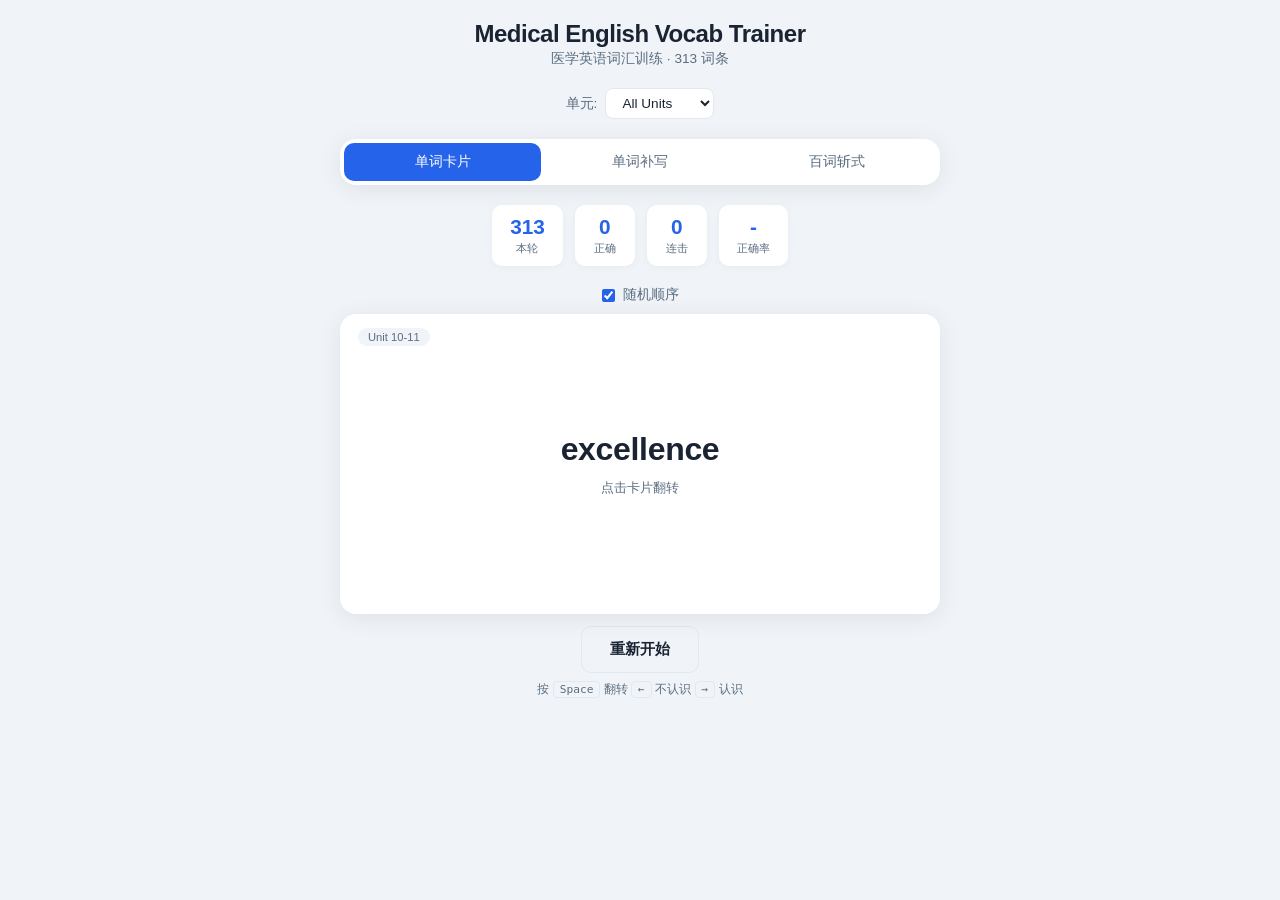
<file: index.html>
<!DOCTYPE html>
<html lang="zh-CN">
<head>
<meta charset="UTF-8">
<meta name="viewport" content="width=device-width, initial-scale=1.0">
<title>医学英语词汇训练</title>
<style>
*, *::before, *::after { box-sizing: border-box; margin: 0; padding: 0; }

:root {
  --bg: #f0f4f8;
  --card: #ffffff;
  --text: #1a2332;
  --text-light: #5a6d80;
  --accent: #2563eb;
  --accent-light: #dbeafe;
  --green: #059669;
  --green-light: #d1fae5;
  --red: #dc2626;
  --red-light: #fee2e2;
  --border: #e2e8f0;
  --shadow: 0 4px 24px rgba(0,0,0,.08);
  --radius: 16px;
  --radius-sm: 10px;
}

body {
  font-family: -apple-system, BlinkMacSystemFont, 'Segoe UI', 'PingFang SC', 'Microsoft YaHei', sans-serif;
  background: var(--bg);
  color: var(--text);
  min-height: 100vh;
  display: flex;
  justify-content: center;
  padding: 20px;
}

.app { width: 100%; max-width: 600px; display: flex; flex-direction: column; gap: 20px; }

.header { text-align: center; }
.header h1 { font-size: 1.5rem; font-weight: 700; color: var(--text); letter-spacing: -.02em; }
.header .subtitle { font-size: .85rem; color: var(--text-light); margin-top: 2px; }

.filter-bar { display: flex; gap: 8px; align-items: center; flex-wrap: wrap; justify-content: center; }
.filter-bar label { font-size: .85rem; color: var(--text-light); white-space: nowrap; }
.filter-bar select { padding: 6px 12px; border: 1px solid var(--border); border-radius: 8px; font-size: .85rem; background: var(--card); color: var(--text); cursor: pointer; }

.tabs { display: flex; background: var(--card); border-radius: var(--radius); padding: 4px; box-shadow: var(--shadow); }
.tab { flex: 1; padding: 10px 8px; text-align: center; border: none; background: transparent; border-radius: var(--radius-sm); cursor: pointer; font-size: .85rem; font-weight: 500; color: var(--text-light); transition: all .2s; }
.tab.active { background: var(--accent); color: #fff; }
.tab:hover:not(.active) { background: var(--accent-light); }

.stats { display: flex; gap: 12px; justify-content: center; flex-wrap: wrap; }
.stat { background: var(--card); border-radius: var(--radius-sm); padding: 10px 18px; text-align: center; box-shadow: 0 2px 8px rgba(0,0,0,.04); min-width: 60px; }
.stat .num { font-size: 1.3rem; font-weight: 700; color: var(--accent); }
.stat .label { font-size: .7rem; color: var(--text-light); margin-top: 2px; }

/* Card */
.card-box { background: var(--card); border-radius: var(--radius); box-shadow: var(--shadow); padding: 40px 24px; min-height: 300px; display: flex; flex-direction: column; align-items: center; justify-content: center; text-align: center; position: relative; overflow: hidden; transition: transform .3s, box-shadow .3s; }
.card-box.clickable { cursor: pointer; user-select: none; }
.card-box.clickable:hover { transform: translateY(-2px); box-shadow: 0 8px 32px rgba(0,0,0,.12); }

.card-tag { position: absolute; top: 14px; left: 18px; font-size: .7rem; color: var(--text-light); background: var(--bg); padding: 3px 10px; border-radius: 20px; }

.word-big { font-size: 2rem; font-weight: 700; color: var(--text); letter-spacing: -.01em; }
.word-pos { font-size: .85rem; color: var(--text-light); margin-top: 6px; font-style: italic; }
.word-meaning { font-size: 1.3rem; color: var(--accent); margin-top: 16px; font-weight: 600; }
.word-hint { font-size: .8rem; color: var(--text-light); margin-top: 12px; }
.word-count { font-size: .75rem; color: var(--text-light); margin-top: 4px; }

/* Actions */
.actions { display: flex; gap: 12px; justify-content: center; flex-wrap: wrap; }
.btn { padding: 12px 28px; border: none; border-radius: var(--radius-sm); font-size: .95rem; font-weight: 600; cursor: pointer; transition: all .2s; }
.btn:active { transform: scale(.96); }
.btn-primary { background: var(--accent); color: #fff; }
.btn-primary:hover { background: #1d4ed8; }
.btn-success { background: var(--green); color: #fff; }
.btn-success:hover { background: #047857; }
.btn-danger { background: var(--red); color: #fff; }
.btn-danger:hover { background: #b91c1c; }
.btn-ghost { background: var(--bg); color: var(--text); border: 1px solid var(--border); }
.btn-ghost:hover { background: var(--border); }
.btn:disabled { opacity: .5; cursor: not-allowed; transform: none; }

/* Fill-blank */
.fill-row { display: flex; gap: 8px; width: 100%; max-width: 400px; }
.fill-input { flex: 1; padding: 12px 16px; border: 2px solid var(--border); border-radius: var(--radius-sm); font-size: 1.1rem; font-family: inherit; outline: none; transition: border-color .2s; }
.fill-input:focus { border-color: var(--accent); }
.fill-input.correct { border-color: var(--green); background: var(--green-light); }
.fill-input.wrong { border-color: var(--red); background: var(--red-light); }

/* Options grid */
.options-grid { display: grid; grid-template-columns: 1fr 1fr; gap: 12px; width: 100%; margin-top: 20px; }
.option-btn { padding: 16px 12px; border: 2px solid var(--border); border-radius: var(--radius-sm); background: var(--card); font-size: 1rem; cursor: pointer; transition: all .15s; text-align: center; font-family: inherit; color: var(--text); }
.option-btn:hover { border-color: var(--accent); background: var(--accent-light); }
.option-btn.correct { border-color: var(--green); background: var(--green-light); color: var(--green); font-weight: 700; }
.option-btn.wrong { border-color: var(--red); background: var(--red-light); color: var(--red); }
.option-btn:disabled { cursor: default; }
.option-btn:disabled:hover { border-color: var(--border); background: var(--card); }
.option-btn:disabled.correct:hover { border-color: var(--green); background: var(--green-light); }
.option-btn:disabled.wrong:hover { border-color: var(--red); background: var(--red-light); }

.feedback { font-size: 1rem; font-weight: 600; min-height: 28px; margin-top: 16px; transition: all .2s; }
.feedback.ok { color: var(--green); }
.feedback.bad { color: var(--red); }

.toggle-row { display: flex; align-items: center; gap: 8px; justify-content: center; font-size: .85rem; color: var(--text-light); }
.toggle-row input { accent-color: var(--accent); }

.kbd-hint { font-size: .75rem; color: var(--text-light); text-align: center; margin-top: 8px; }
.kbd { display: inline-block; background: var(--bg); border: 1px solid var(--border); border-radius: 4px; padding: 1px 6px; font-size: .7rem; font-family: monospace; }

@media (max-width: 480px) {
  .app { gap: 14px; }
  .card-box { padding: 28px 16px; min-height: 240px; }
  .word-big { font-size: 1.5rem; }
  .word-meaning { font-size: 1.1rem; }
  .options-grid { grid-template-columns: 1fr; gap: 8px; }
  .option-btn { padding: 14px 10px; font-size: .9rem; }
  .tab { font-size: .75rem; padding: 8px 4px; }
  .btn { padding: 10px 20px; font-size: .85rem; }
}

@keyframes fadeInUp { from { opacity: 0; transform: translateY(10px); } to { opacity: 1; transform: translateY(0); } }
.fade-in { animation: fadeInUp .35s ease both; }

@keyframes shake { 0%,100%{transform:translateX(0)} 20%,60%{transform:translateX(-6px)} 40%,80%{transform:translateX(6px)} }
.shake { animation: shake .4s ease; }

@keyframes pop { 0%{transform:scale(1)} 50%{transform:scale(1.08)} 100%{transform:scale(1)} }
.pop { animation: pop .3s ease; }

.done-icon { font-size: 3rem; margin-bottom: 12px; }
</style>
</head>
<body>
<div class="app">
  <div class="header">
    <h1>Medical English Vocab Trainer</h1>
    <div class="subtitle" id="subtitle">医学英语词汇训练 · 加载中...</div>
  </div>

  <div class="filter-bar">
    <label for="unitSelect">单元:</label>
    <select id="unitSelect"><option value="all">All Units</option></select>
  </div>

  <div class="tabs" id="tabs">
    <button class="tab active" data-mode="flashcard"> 单词卡片</button>
    <button class="tab" data-mode="fillblank"> 单词补写</button>
    <button class="tab" data-mode="baicizhan"> 百词斩式</button>
  </div>

  <div class="stats" id="stats">
    <div class="stat"><div class="num" id="statTotal">0</div><div class="label">本轮</div></div>
    <div class="stat"><div class="num" id="statCorrect">0</div><div class="label">正确</div></div>
    <div class="stat"><div class="num" id="statStreak">0</div><div class="label">连击</div></div>
    <div class="stat"><div class="num" id="statAccuracy">-</div><div class="label">正确率</div></div>
  </div>

  <!-- ====== Flashcard Mode ====== -->
  <div id="modeFlashcard">
    <div class="toggle-row" style="margin-bottom:10px">
      <input type="checkbox" id="fcShuffle" checked><label for="fcShuffle">随机顺序</label>
    </div>
    <div class="card-box clickable fade-in" id="fcCard">
      <div class="card-tag" id="fcTag"></div>
      <div class="word-big" id="fcWord"></div>
      <div class="word-pos" id="fcPos"></div>
      <div class="word-meaning" id="fcMeaning"></div>
      <div class="word-hint" id="fcHint">点击卡片翻转</div>
    </div>
    <div class="actions" id="fcActions" style="margin-top:16px">
      <button class="btn btn-danger" id="fcBtnNo"> 不认识</button>
      <button class="btn btn-success" id="fcBtnYes"> 认识</button>
    </div>
    <div class="actions" style="margin-top:12px">
      <button class="btn btn-ghost" id="fcResetBtn"> 重新开始</button>
    </div>
    <div class="kbd-hint">
      按 <span class="kbd">Space</span> 翻转  <span class="kbd">&larr;</span> 不认识  <span class="kbd">&rarr;</span> 认识
    </div>
  </div>

  <!-- ====== Fill-in-Blank Mode ====== -->
  <div id="modeFillblank" style="display:none">
    <div class="toggle-row" style="margin-bottom:10px">
      <input type="checkbox" id="fbShuffle" checked><label for="fbShuffle">随机顺序</label>
    </div>
    <div class="card-box fade-in" id="fbCard">
      <div class="card-tag" id="fbTag"></div>
      <div class="word-meaning" id="fbMeaning" style="font-size:1.5rem"></div>
      <div class="word-hint" id="fbHint"></div>
      <div class="fill-row" style="margin-top:16px">
        <input type="text" class="fill-input" id="fbInput" placeholder="输入英文单词..." autocomplete="off" autocapitalize="off" spellcheck="false">
        <button class="btn btn-primary" id="fbSubmitBtn">确认</button>
      </div>
      <div class="feedback" id="fbFeedback"></div>
      <button class="btn btn-ghost" id="fbSkipBtn" style="margin-top:12px;font-size:.8rem">跳过 (显示答案)</button>
    </div>
    <div class="actions" style="margin-top:12px">
      <button class="btn btn-ghost" id="fbResetBtn"> 重新开始</button>
    </div>
    <div class="kbd-hint">
      按 <span class="kbd">Enter</span> 提交  <span class="kbd">Esc</span> 跳过
    </div>
  </div>

  <!-- ====== Baicizhan Mode ====== -->
  <div id="modeBaicizhan" style="display:none">
    <div class="toggle-row" style="margin-bottom:10px">
      <input type="checkbox" id="bzShuffle" checked><label for="bzShuffle">随机顺序</label>
    </div>
    <div class="card-box fade-in" id="bzCard">
      <div class="card-tag" id="bzTag"></div>
      <div class="word-big" id="bzWord" style="font-size:2.2rem"></div>
      <div class="word-pos" id="bzPos"></div>
      <div class="options-grid" id="bzOptions"></div>
      <div class="feedback" id="bzFeedback"></div>
      <div style="margin-top:12px">
        <button class="btn btn-ghost" id="bzNextBtn" style="display:none">下一题 </button>
      </div>
    </div>
    <div class="actions" style="margin-top:12px">
      <button class="btn btn-ghost" id="bzResetBtn"> 重新开始</button>
    </div>
    <div class="kbd-hint">
      按 <span class="kbd">1-4</span> 选择答案
    </div>
  </div>
</div>

<script>
// ========== Global State ==========
let allWords = [];
let currentMode = 'flashcard';
let currentUnit = 'all';

// ========== Utilities ==========
function shuffle(arr) {
  for (let i = arr.length - 1; i > 0; i--) {
    const j = Math.floor(Math.random() * (i + 1));
    [arr[i], arr[j]] = [arr[j], arr[i]];
  }
  return arr;
}
function getWords() {
  return currentUnit === 'all' ? [...allWords] : allWords.filter(w => w.unit === currentUnit);
}

// ========== Embedded Data ==========
const EMBEDDED_WORDS = [{"word":"fundamental","pos":"n.adj.","meaning_cn":"基本","unit":"1","meaning_en":"fundamental"},{"word":"manuscript","pos":"n.","meaning_cn":"手稿","unit":"1","meaning_en":"manuscript"},{"word":"format","pos":"n.","meaning_cn":"格式","unit":"1","meaning_en":"format"},{"word":"margin","pos":"n.","meaning_cn":"空白处","unit":"1","meaning_en":"margin"},{"word":"quotation","pos":"n.","meaning_cn":"引用","unit":"1","meaning_en":"quotation"},{"word":"proofread","pos":"v.","meaning_cn":"校对","unit":"1","meaning_en":"proofread"},{"word":"punctuation","pos":"n.","meaning_cn":"标点","unit":"1","meaning_en":"punctuation"},{"word":"excerpt","pos":"n.","meaning_cn":"节选","unit":"1","meaning_en":"excerpt"},{"word":"lucid","pos":"adj.","meaning_cn":"光滑的","unit":"1","meaning_en":"lucid"},{"word":"period","pos":"n.","meaning_cn":"句号","unit":"1","meaning_en":"period"},{"word":"exclamation","pos":"n.","meaning_cn":"感叹号","unit":"1","meaning_en":"exclamation"},{"word":"colon","pos":"n.","meaning_cn":"逗号","unit":"1","meaning_en":"colon"},{"word":"dash","pos":"n.","meaning_cn":"破折号","unit":"1","meaning_en":"dash"},{"word":"hyphen","pos":"n.","meaning_cn":"连字符","unit":"1","meaning_en":"hyphen"},{"word":"ellipse","pos":"n.","meaning_cn":"省略号","unit":"1","meaning_en":"ellipse"},{"word":"subordinate","pos":"adj.","meaning_cn":"附属的","unit":"1","meaning_en":"subordinate"},{"word":"marble","pos":"n.","meaning_cn":"大理石","unit":"1","meaning_en":"marble"},{"word":"attic","pos":"n.","meaning_cn":"阁楼","unit":"1","meaning_en":"attic"},{"word":"modifier","pos":"n.","meaning_cn":"修饰语","unit":"1","meaning_en":"modifier"},{"word":"prepositional","pos":"adj.","meaning_cn":"介词的","unit":"1","meaning_en":"prepositional"},{"word":"vegetarian","pos":"n.","meaning_cn":"素食者","unit":"1","meaning_en":"vegetarian"},{"word":"anesthesia","pos":"n.","meaning_cn":"麻醉","unit":"1","meaning_en":"anesthesia"},{"word":"autism","pos":"n.","meaning_cn":"自闭症","unit":"1","meaning_en":"autism"},{"word":"guitarist","pos":"n.","meaning_cn":"吉他手","unit":"1","meaning_en":"guitarist"},{"word":"ventilation","pos":"n.","meaning_cn":"呼吸机","unit":"1","meaning_en":"ventilation"},{"word":"overprescribe","pos":"v.","meaning_cn":"处方过量","unit":"1","meaning_en":"overprescribe"},{"word":"antibacterial","pos":"adj.","meaning_cn":"抗菌的","unit":"1","meaning_en":"antibacterial"},{"word":"capitalization","pos":"n.","meaning_cn":"大写","unit":"1","meaning_en":"capitalization"},{"word":"abbreviation","pos":"n.","meaning_cn":"缩写","unit":"1","meaning_en":"abbreviation"},{"word":"Initialism","pos":"n.","meaning_cn":"首字母缩略词","unit":"1","meaning_en":"Initialism"},{"word":"compound","pos":"n.","meaning_cn":"复合名词","unit":"1","meaning_en":"compound"},{"word":"Initial","pos":"n.","meaning_cn":"首字母","unit":"1","meaning_en":"Initial"},{"word":"infirmity","pos":"n.","meaning_cn":"体弱","unit":"1","meaning_en":"infirmity"},{"word":"establishment","pos":"n.","meaning_cn":"创立、机构","unit":"1","meaning_en":"establishment"},{"word":"acronym","pos":"n.","meaning_cn":"缩略语","unit":"1","meaning_en":"acronym"},{"word":"abbreviate","pos":"v.","meaning_cn":"缩写","unit":"1","meaning_en":"abbreviate"},{"word":"ambiguity","pos":null,"meaning_cn":"模糊","unit":"2","meaning_en":"ambiguity"},{"word":"monotony","pos":null,"meaning_cn":"单调","unit":"2","meaning_en":"monotony"},{"word":"fragment","pos":null,"meaning_cn":"片段","unit":"2","meaning_en":"fragment"},{"word":"come to terms with","pos":null,"meaning_cn":"达成协议","unit":"2","meaning_en":"come to terms with"},{"word":"maximize","pos":null,"meaning_cn":"最大化","unit":"2","meaning_en":"maximize"},{"word":"subordination","pos":null,"meaning_cn":"主从关系","unit":"2","meaning_en":"subordination"},{"word":"subordinate clause","pos":null,"meaning_cn":"从句，从属分句","unit":"2","meaning_en":"subordinate clause"},{"word":"coordination","pos":null,"meaning_cn":"并列关系","unit":"2","meaning_en":"coordination"},{"word":"coordinate clause","pos":null,"meaning_cn":"并列从句","unit":"2","meaning_en":"coordinate clause"},{"word":"appositive","pos":null,"meaning_cn":"同位语","unit":"2","meaning_en":"appositive"},{"word":"formality","pos":null,"meaning_cn":"正式程度","unit":"2","meaning_en":"formality"},{"word":"pretentious words","pos":null,"meaning_cn":"做作的词汇","unit":"2","meaning_en":"pretentious words"},{"word":"contraction","pos":null,"meaning_cn":"缩写形式","unit":"2","meaning_en":"contraction"},{"word":"slang","pos":null,"meaning_cn":"俚语","unit":"2","meaning_en":"slang"},{"word":"cliché","pos":null,"meaning_cn":"陈词滥调","unit":"2"},{"word":"idiom","pos":null,"meaning_cn":"习语","unit":"2","meaning_en":"idiom"},{"word":"vague","pos":null,"meaning_cn":"含糊的","unit":"2","meaning_en":"vague"},{"word":"variety","pos":null,"meaning_cn":"多样性","unit":"2","meaning_en":"variety"},{"word":"choppy sentence","pos":null,"meaning_cn":"不连贯的句子","unit":"2","meaning_en":"choppy sentence"},{"word":"simple sentence","pos":null,"meaning_cn":"简单句","unit":"2","meaning_en":"simple sentence"},{"word":"complex sentence","pos":null,"meaning_cn":"复合句","unit":"2","meaning_en":"complex sentence"},{"word":"compound sentence","pos":null,"meaning_cn":"并列句","unit":"2","meaning_en":"compound sentence"},{"word":"compound-complex sentence","pos":null,"meaning_cn":"并列-复合句","unit":"2","meaning_en":"compound-complex sentence"},{"word":"declarative sentence","pos":null,"meaning_cn":"陈述句","unit":"2","meaning_en":"declarative sentence"},{"word":"inverted sentence","pos":null,"meaning_cn":"倒装句","unit":"2","meaning_en":"inverted sentence"},{"word":"elliptical sentence","pos":null,"meaning_cn":"省略句","unit":"2","meaning_en":"elliptical sentence"},{"word":"comma splice","pos":null,"meaning_cn":"逗号粘连","unit":"2","meaning_en":"comma splice"},{"word":"dangling modifier","pos":null,"meaning_cn":"悬垂修饰语","unit":"2","meaning_en":"dangling modifier"},{"word":"sentence fragment","pos":null,"meaning_cn":"句子片段","unit":"2","meaning_en":"sentence fragment"},{"word":"parallelism","pos":null,"meaning_cn":"平行结构","unit":"2","meaning_en":"parallelism"},{"word":"correlative conjunction","pos":null,"meaning_cn":"关联连词","unit":"2","meaning_en":"correlative conjunction"},{"word":"echocardiogram","pos":null,"meaning_cn":"超声波心动图","unit":"2","meaning_en":"echocardiogram"},{"word":"lesion","pos":null,"meaning_cn":"损伤","unit":"2","meaning_en":"lesion"},{"word":"vegetarian","pos":null,"meaning_cn":"素食主义者","unit":"2","meaning_en":"vegetarian"},{"word":"dietitian","pos":null,"meaning_cn":"营养学家","unit":"2","meaning_en":"dietitian"},{"word":"paramedic","pos":null,"meaning_cn":"护理人员; 医务辅助人员","unit":"2","meaning_en":"paramedic"},{"word":"radiologist","pos":null,"meaning_cn":"放射科医生","unit":"2","meaning_en":"radiologist"},{"word":"compensate","pos":null,"meaning_cn":"补偿；弥补","unit":"2","meaning_en":"compensate"},{"word":"prescription","pos":null,"meaning_cn":"处方；药方","unit":"2","meaning_en":"prescription"},{"word":"cusp","pos":null,"meaning_cn":"尖头；窦","unit":"2","meaning_en":"cusp"},{"word":"analogous","pos":null,"meaning_cn":"相似的；类似的","unit":"3","meaning_en":"analogous"},{"word":"analytical","pos":null,"meaning_cn":"分析的","unit":"3","meaning_en":"analytical"},{"word":"antagonize","pos":null,"meaning_cn":"使……敌对；使……对抗","unit":"3","meaning_en":"antagonize"},{"word":"antonym","pos":null,"meaning_cn":"反义词","unit":"3","meaning_en":"antonym"},{"word":"chronic","pos":null,"meaning_cn":"慢性的；长期的","unit":"3","meaning_en":"chronic"},{"word":"classification","pos":null,"meaning_cn":"分类","unit":"3","meaning_en":"classification"},{"word":"cognitive","pos":null,"meaning_cn":"认知的","unit":"3","meaning_en":"cognitive"},{"word":"coherence","pos":null,"meaning_cn":"连贯性","unit":"3","meaning_en":"coherence"},{"word":"cohesion","pos":null,"meaning_cn":"黏连","unit":"3","meaning_en":"cohesion"},{"word":"colloquial","pos":null,"meaning_cn":"口语的","unit":"3","meaning_en":"colloquial"},{"word":"comprehend","pos":null,"meaning_cn":"理解","unit":"3","meaning_en":"comprehend"},{"word":"consistency","pos":null,"meaning_cn":"一致性","unit":"3","meaning_en":"consistency"},{"word":"controlling idea","pos":null,"meaning_cn":"主题思想","unit":"3","meaning_en":"controlling idea"},{"word":"elaborate on","pos":null,"meaning_cn":"详细说明","unit":"3","meaning_en":"elaborate on"},{"word":"excerpt","pos":null,"meaning_cn":"摘录；节选","unit":"3","meaning_en":"excerpt"},{"word":"exemplification","pos":null,"meaning_cn":"举例","unit":"3","meaning_en":"exemplification"},{"word":"flexible","pos":null,"meaning_cn":"灵活的","unit":"3","meaning_en":"flexible"},{"word":"generic word","pos":null,"meaning_cn":"通用词","unit":"3","meaning_en":"generic word"},{"word":"incubator","pos":null,"meaning_cn":"恒温箱；孵化器；细菌培养器","unit":"3","meaning_en":"incubator"},{"word":"inflammatory","pos":null,"meaning_cn":"煽动性的；发炎的；炎性的","unit":"3","meaning_en":"inflammatory"},{"word":"irrational","pos":null,"meaning_cn":"不理性的","unit":"3","meaning_en":"irrational"},{"word":"lengthy","pos":null,"meaning_cn":"很长的；漫长的；冗长的","unit":"3","meaning_en":"lengthy"},{"word":"logic","pos":null,"meaning_cn":"逻辑","unit":"3","meaning_en":"logic"},{"word":"mood","pos":null,"meaning_cn":"语气","unit":"3","meaning_en":"mood"},{"word":"morbidity","pos":null,"meaning_cn":"发病率；病态","unit":"3","meaning_en":"morbidity"},{"word":"mortality","pos":null,"meaning_cn":"死亡人数；必死性；死亡","unit":"3","meaning_en":"mortality"},{"word":"narration","pos":null,"meaning_cn":"叙述","unit":"3","meaning_en":"narration"},{"word":"neutral","pos":null,"meaning_cn":"中立的；中性的","unit":"3","meaning_en":"neutral"},{"word":"perish","pos":null,"meaning_cn":"死亡；毁灭","unit":"3","meaning_en":"perish"},{"word":"quiver","pos":null,"meaning_cn":"颤抖","unit":"3","meaning_en":"quiver"},{"word":"reference","pos":null,"meaning_cn":"所指","unit":"3","meaning_en":"reference"},{"word":"relevance","pos":null,"meaning_cn":"相关性","unit":"3","meaning_en":"relevance"},{"word":"supporting sentence","pos":null,"meaning_cn":"支持句","unit":"3","meaning_en":"supporting sentence"},{"word":"synonym","pos":null,"meaning_cn":"同义词","unit":"3","meaning_en":"synonym"},{"word":"tense","pos":null,"meaning_cn":"时态","unit":"3","meaning_en":"tense"},{"word":"tone","pos":null,"meaning_cn":"语气；口气；口吻","unit":"3","meaning_en":"tone"},{"word":"topic sentence","pos":null,"meaning_cn":"主题句","unit":"3","meaning_en":"topic sentence"},{"word":"transition","pos":null,"meaning_cn":"过渡手法","unit":"3","meaning_en":"transition"},{"word":"unity","pos":null,"meaning_cn":"统一性","unit":"3","meaning_en":"unity"},{"word":"voice","pos":null,"meaning_cn":"语态","unit":"3","meaning_en":"voice"},{"word":"address","pos":null,"meaning_cn":"地址","unit":"4-6","meaning_en":"address"},{"word":"postal service","pos":null,"meaning_cn":"邮政服务","unit":"4-6","meaning_en":"postal service"},{"word":"avenue","pos":null,"meaning_cn":"大街","unit":"4-6","meaning_en":"avenue"},{"word":"drive","pos":null,"meaning_cn":"大道","unit":"4-6","meaning_en":"drive"},{"word":"freeway","pos":null,"meaning_cn":"高速公路","unit":"4-6","meaning_en":"freeway"},{"word":"suite","pos":null,"meaning_cn":"套（房）","unit":"4-6","meaning_en":"suite"},{"word":"postal code","pos":null,"meaning_cn":"邮政编码","unit":"4-6","meaning_en":"postal code"},{"word":"station","pos":null,"meaning_cn":"（邮政）服务站","unit":"4-6","meaning_en":"station"},{"word":"delivery address","pos":null,"meaning_cn":"送达地址","unit":"4-6","meaning_en":"delivery address"},{"word":"inside address","pos":null,"meaning_cn":"信内地址","unit":"4-6","meaning_en":"inside address"},{"word":"signature","pos":null,"meaning_cn":"签名","unit":"4-6","meaning_en":"signature"},{"word":"postscript","pos":null,"meaning_cn":"附言","unit":"4-6","meaning_en":"postscript"},{"word":"envelope","pos":null,"meaning_cn":"信封","unit":"4-6","meaning_en":"envelope"},{"word":"addressee","pos":null,"meaning_cn":"收信人","unit":"4-6","meaning_en":"addressee"},{"word":"boulevard","pos":null,"meaning_cn":"大街","unit":"4-6","meaning_en":"boulevard"},{"word":"expressway","pos":null,"meaning_cn":"高速公路","unit":"4-6","meaning_en":"expressway"},{"word":"grove","pos":null,"meaning_cn":"路，街","unit":"4-6","meaning_en":"grove"},{"word":"ZIP","pos":null,"meaning_cn":"美国邮政编码","unit":"4-6","meaning_en":"ZIP"},{"word":"post Office","pos":null,"meaning_cn":"邮局","unit":"4-6","meaning_en":"post Office"},{"word":"return address","pos":null,"meaning_cn":"回信地址","unit":"4-6","meaning_en":"return address"},{"word":"heading","pos":null,"meaning_cn":"信头","unit":"4-6","meaning_en":"heading"},{"word":"salutation","pos":null,"meaning_cn":"称呼","unit":"4-6","meaning_en":"salutation"},{"word":"stationery","pos":null,"meaning_cn":"信纸","unit":"4-6","meaning_en":"stationery"},{"word":"enclosure","pos":null,"meaning_cn":"附件","unit":"4-6","meaning_en":"enclosure"},{"word":"application letter","pos":null,"meaning_cn":"应聘信","unit":"4-6","meaning_en":"application letter"},{"word":"prospective employer","pos":null,"meaning_cn":"潜在雇主，预期雇主","unit":"4-6","meaning_en":"prospective employer"},{"word":"interview","pos":null,"meaning_cn":"面试","unit":"4-6","meaning_en":"interview"},{"word":"qualification","pos":null,"meaning_cn":"资格，资历","unit":"4-6","meaning_en":"qualification"},{"word":"credentials","pos":null,"meaning_cn":"资格，资历","unit":"4-6","meaning_en":"credentials"},{"word":"vacancy","pos":null,"meaning_cn":"空缺","unit":"4-6","meaning_en":"vacancy"},{"word":"reference","pos":null,"meaning_cn":"推荐信","unit":"4-6","meaning_en":"reference"},{"word":"former employer","pos":null,"meaning_cn":"前雇主","unit":"4-6","meaning_en":"former employer"},{"word":"professionalism","pos":null,"meaning_cn":"职业精神/素养","unit":"4-6","meaning_en":"professionalism"},{"word":"candidate","pos":null,"meaning_cn":"候选人","unit":"4-6","meaning_en":"candidate"},{"word":"transcript","pos":null,"meaning_cn":"学生成绩报告单","unit":"4-6","meaning_en":"transcript"},{"word":"graduate with distinction","pos":null,"meaning_cn":"以优秀的成绩毕业","unit":"4-6","meaning_en":"graduate with distinction"},{"word":"professional aspiration","pos":null,"meaning_cn":"职业抱负","unit":"4-6","meaning_en":"professional aspiration"},{"word":"human resource manager","pos":null,"meaning_cn":"人力资源经理","unit":"4-6","meaning_en":"human resource manager"},{"word":"expertise","pos":null,"meaning_cn":"专业技能","unit":"4-6","meaning_en":"expertise"},{"word":"admission","pos":null,"meaning_cn":"入学","unit":"4-6","meaning_en":"admission"},{"word":"journal editor","pos":null,"meaning_cn":"杂志或期刊编辑","unit":"4-6","meaning_en":"journal editor"},{"word":"academia","pos":null,"meaning_cn":"学术界","unit":"4-6","meaning_en":"academia"},{"word":"cover letter","pos":null,"meaning_cn":"附信","unit":"4-6","meaning_en":"cover letter"},{"word":"manuscript submission","pos":null,"meaning_cn":"投稿","unit":"4-6","meaning_en":"manuscript submission"},{"word":"peer reviewer","pos":null,"meaning_cn":"同行审稿人，审稿专家","unit":"4-6","meaning_en":"peer reviewer"},{"word":"under consideration for publication","pos":null,"meaning_cn":"考虑发表","unit":"4-6","meaning_en":"under consideration for publication"},{"word":"original article","pos":null,"meaning_cn":"原创性论文","unit":"4-6","meaning_en":"original article"},{"word":"review article","pos":null,"meaning_cn":"综述","unit":"4-6","meaning_en":"review article"},{"word":"case report","pos":null,"meaning_cn":"病例报告","unit":"4-6","meaning_en":"case report"},{"word":"clinical report","pos":null,"meaning_cn":"临床报告","unit":"4-6","meaning_en":"clinical report"},{"word":"communication","pos":null,"meaning_cn":"通信","unit":"4-6","meaning_en":"communication"},{"word":"conflict of interest","pos":null,"meaning_cn":"利益冲突","unit":"4-6","meaning_en":"conflict of interest"},{"word":"dual submission","pos":null,"meaning_cn":"一稿两投","unit":"4-6","meaning_en":"dual submission"},{"word":"resubmission","pos":null,"meaning_cn":"重新投稿","unit":"4-6","meaning_en":"resubmission"},{"word":"symposium","pos":null,"meaning_cn":"研讨会","unit":"4-6","meaning_en":"symposium"},{"word":"colloquium","pos":null,"meaning_cn":"专题讨论会","unit":"4-6","meaning_en":"colloquium"},{"word":"editorial process","pos":null,"meaning_cn":"编辑流程","unit":"4-6","meaning_en":"editorial process"},{"word":"corresponding author","pos":null,"meaning_cn":"通讯作者","unit":"4-6","meaning_en":"corresponding author"},{"word":"affiliation","pos":null,"meaning_cn":"所属单位","unit":"4-6","meaning_en":"affiliation"},{"word":"mail address","pos":null,"meaning_cn":"邮件地址","unit":"4-6","meaning_en":"mail address"},{"word":"editor-in-chief","pos":null,"meaning_cn":"主编","unit":"4-6","meaning_en":"editor-in-chief"},{"word":"rationale","pos":null,"meaning_cn":"理论基础，根本原因，逻辑依据","unit":"4-6","meaning_en":"rationale"},{"word":"exclusion","pos":null,"meaning_cn":"排斥，排除在外","unit":"4-6","meaning_en":"exclusion"},{"word":"prior to","pos":null,"meaning_cn":"在---以前，先于，优先于","unit":"4-6","meaning_en":"prior to"},{"word":"execution","pos":null,"meaning_cn":"实行，履行，完成","unit":"4-6","meaning_en":"execution"},{"word":"outright","pos":null,"meaning_cn":"全部地，彻底地","unit":"4-6","meaning_en":"outright"},{"word":"reverse","pos":null,"meaning_cn":"反转，颠倒，倒转","unit":"4-6","meaning_en":"reverse"},{"word":"in the light of","pos":null,"meaning_cn":"鉴于，根据，参照","unit":"4-6","meaning_en":"in the light of"},{"word":"enclosed","pos":null,"meaning_cn":"随函附上的，附上的","unit":"4-6","meaning_en":"enclosed"},{"word":"append","pos":null,"meaning_cn":"附加，添加，增添","unit":"4-6","meaning_en":"append"},{"word":"de facto rejected","pos":null,"meaning_cn":"事实上被拒稿","unit":"4-6","meaning_en":"de facto rejected"},{"word":"reviewers’ comments","pos":null,"meaning_cn":"审稿意见","unit":"4-6"},{"word":"extension","pos":null,"meaning_cn":"延长，延期","unit":"4-6","meaning_en":"extension"},{"word":"point-by-point","pos":null,"meaning_cn":"点对点地，逐条地","unit":"4-6","meaning_en":"point-by-point"},{"word":"retrace","pos":null,"meaning_cn":"追溯","unit":"4-6","meaning_en":"retrace"},{"word":"bold type","pos":null,"meaning_cn":"粗体","unit":"4-6","meaning_en":"bold type"},{"word":"grievance","pos":null,"meaning_cn":"愤恨，怨气","unit":"4-6","meaning_en":"grievance"},{"word":"do a disservice","pos":null,"meaning_cn":"帮倒忙，对---造成伤害","unit":"4-6","meaning_en":"do a disservice"},{"word":"rules of thumb","pos":null,"meaning_cn":"经验法则","unit":"4-6","meaning_en":"rules of thumb"},{"word":"resume","pos":null,"meaning_cn":"简历","unit":"10-11","meaning_en":"resume"},{"word":"candidate","pos":null,"meaning_cn":"候选人","unit":"10-11","meaning_en":"candidate"},{"word":"showcase","pos":null,"meaning_cn":"陈列柜","unit":"10-11","meaning_en":"showcase"},{"word":"affiliation","pos":null,"meaning_cn":"隶属关系","unit":"10-11","meaning_en":"affiliation"},{"word":"overboard","pos":null,"meaning_cn":"从船上落下","unit":"10-11","meaning_en":"overboard"},{"word":"classified","pos":null,"meaning_cn":"保密的","unit":"10-11","meaning_en":"classified"},{"word":"utilize","pos":null,"meaning_cn":"利用","unit":"10-11","meaning_en":"utilize"},{"word":"pharmacist","pos":null,"meaning_cn":"药师","unit":"10-11","meaning_en":"pharmacist"},{"word":"executive","pos":null,"meaning_cn":"管理层；行政的","unit":"10-11","meaning_en":"executive"},{"word":"ambition","pos":null,"meaning_cn":"雄心","unit":"10-11","meaning_en":"ambition"},{"word":"neutral","pos":null,"meaning_cn":"中性的","unit":"10-11","meaning_en":"neutral"},{"word":"enroll in","pos":null,"meaning_cn":"等级，报名","unit":"10-11","meaning_en":"enroll in"},{"word":"chronological","pos":null,"meaning_cn":"时间顺序的","unit":"10-11","meaning_en":"chronological"},{"word":"stand out","pos":null,"meaning_cn":"脱颖而出","unit":"10-11","meaning_en":"stand out"},{"word":"hold accountable for","pos":null,"meaning_cn":"追究","unit":"10-11","meaning_en":"hold accountable for"},{"word":"attain","pos":null,"meaning_cn":"得到，达到","unit":"10-11","meaning_en":"attain"},{"word":"certification","pos":null,"meaning_cn":"证明，鉴定","unit":"10-11","meaning_en":"certification"},{"word":"integrate","pos":null,"meaning_cn":"整合，融入整体","unit":"10-11","meaning_en":"integrate"},{"word":"surpass","pos":null,"meaning_cn":"超越","unit":"10-11","meaning_en":"surpass"},{"word":"percentile","pos":null,"meaning_cn":"百分位","unit":"10-11","meaning_en":"percentile"},{"word":"supervise","pos":null,"meaning_cn":"指导","unit":"10-11","meaning_en":"supervise"},{"word":"periodical","pos":null,"meaning_cn":"杂志","unit":"10-11","meaning_en":"periodical"},{"word":"dedication","pos":null,"meaning_cn":"贡献","unit":"10-11","meaning_en":"dedication"},{"word":"reference","pos":null,"meaning_cn":"参考文献","unit":"10-11","meaning_en":"reference"},{"word":"advantageous","pos":null,"meaning_cn":"优势的","unit":"10-11","meaning_en":"advantageous"},{"word":"flexible","pos":null,"meaning_cn":"灵活的","unit":"10-11","meaning_en":"flexible"},{"word":"flexibility","pos":null,"meaning_cn":"灵活性","unit":"10-11","meaning_en":"flexibility"},{"word":"membership","pos":null,"meaning_cn":"会员资格","unit":"10-11","meaning_en":"membership"},{"word":"secure","pos":null,"meaning_cn":"保护；可靠的","unit":"10-11","meaning_en":"secure"},{"word":"qualification(","pos":null,"meaning_cn":"通过经验或具备技能而取得的)资格","unit":"10-11","meaning_en":"qualification("},{"word":"proofread","pos":null,"meaning_cn":"校对;勘校","unit":"10-11","meaning_en":"proofread"},{"word":"accopmlishment","pos":null,"meaning_cn":"成就","unit":"10-11","meaning_en":"accopmlishment"},{"word":"autobiography","pos":null,"meaning_cn":"自传","unit":"10-11","meaning_en":"autobiography"},{"word":"expertise","pos":null,"meaning_cn":"专业技能","unit":"10-11","meaning_en":"expertise"},{"word":"credibility","pos":null,"meaning_cn":"可靠性","unit":"10-11","meaning_en":"credibility"},{"word":"essential","pos":null,"meaning_cn":"基本的","unit":"10-11","meaning_en":"essential"},{"word":"modify","pos":null,"meaning_cn":"修饰","unit":"10-11","meaning_en":"modify"},{"word":"epidemiology","pos":null,"meaning_cn":"流行病学","unit":"10-11","meaning_en":"epidemiology"},{"word":"professionalism","pos":null,"meaning_cn":"职业精神","unit":"10-11","meaning_en":"professionalism"},{"word":"excellence","pos":null,"meaning_cn":"卓越","unit":"10-11","meaning_en":"excellence"},{"word":"profile","pos":null,"meaning_cn":"概述;形象;印象;","unit":"10-11","meaning_en":"profile"},{"word":"status","pos":null,"meaning_cn":"地位，身份","unit":"10-11","meaning_en":"status"},{"word":"manuscript style","pos":null,"meaning_en":"manuscript style","meaning_cn":"手稿体例","unit":"15-16"},{"word":"title","pos":null,"meaning_en":"title","meaning_cn":"标题","unit":"15-16"},{"word":"authorship","pos":null,"meaning_en":"authorship","meaning_cn":"作者","unit":"15-16"},{"word":"abstract","pos":null,"meaning_en":"abstract","meaning_cn":"摘要","unit":"15-16"},{"word":"key words","pos":null,"meaning_en":"key words","meaning_cn":"关键词","unit":"15-16"},{"word":"references","pos":null,"meaning_en":"references","meaning_cn":"参考文献","unit":"15-16"},{"word":"formatting guide","pos":null,"meaning_en":"formatting guide","meaning_cn":"格式指南","unit":"15-16"},{"word":"format style","pos":null,"meaning_en":"format style","meaning_cn":"格式体例","unit":"15-16"},{"word":"АМА","pos":null,"meaning_en":"АМА","meaning_cn":"美国医学会","unit":"15-16"},{"word":"JAMA","pos":null,"meaning_en":"JAMA","meaning_cn":"《美国医学会杂志》","unit":"15-16"},{"word":"APA","pos":null,"meaning_en":"APA","meaning_cn":"美国心理学协会","unit":"15-16"},{"word":"URM","pos":null,"meaning_en":"URM","meaning_cn":"生物医学期刊投稿统一要求","unit":"15-16"},{"word":"the International Committee of Medical Journal Editors","pos":null,"meaning_en":"the International Committee of Medical Journal Editors","meaning_cn":"国际医学期刊编辑委员会","unit":"15-16"},{"word":"The Lancet","pos":null,"meaning_en":"The Lancet","meaning_cn":"《柳叶刀》","unit":"15-16"},{"word":"New England Journal of Medicine","pos":null,"meaning_en":"New England Journal of Medicine","meaning_cn":"《新英格兰医学杂志》","unit":"15-16"},{"word":"title page","pos":null,"meaning_en":"title page","meaning_cn":"标题页","unit":"15-16"},{"word":"institutional affiliation","pos":null,"meaning_en":"institutional affiliation","meaning_cn":"任职机构","unit":"15-16"},{"word":"superscript","pos":null,"meaning_en":"superscript","meaning_cn":"上标","unit":"15-16"},{"word":"reprint request","pos":null,"meaning_en":"reprint request","meaning_cn":"重印请求","unit":"15-16"},{"word":"running head","pos":null,"meaning_en":"running head","meaning_cn":"页眉短标题","unit":"15-16"},{"word":"word count","pos":null,"meaning_en":"word count","meaning_cn":"字数统计","unit":"15-16"},{"word":"target journal","pos":null,"meaning_en":"target journal","meaning_cn":"目标期刊","unit":"15-16"},{"word":"index","pos":null,"meaning_en":"index","meaning_cn":"编制索引","unit":"17-20"},{"word":"database","pos":null,"meaning_en":"database","meaning_cn":"数据库","unit":"17-20"},{"word":"unstructured","pos":null,"meaning_en":"unstructured","meaning_cn":"非结构式的","unit":"17-20"},{"word":"structured","pos":null,"meaning_en":"structured","meaning_cn":"结构式的","unit":"17-20"},{"word":"heading","pos":null,"meaning_en":"heading","meaning_cn":"标题","unit":"17-20"},{"word":"SCIE","pos":null,"meaning_en":"SCIE","meaning_cn":"Science Citation Index Expanded（SCI-Expanded）科学引文索引扩展版","unit":"17-20"},{"word":"introduction","pos":null,"meaning_en":"introduction","meaning_cn":"引言","unit":"17-20"},{"word":"background","pos":null,"meaning_en":"background","meaning_cn":"背景","unit":"17-20"},{"word":"objective","pos":null,"meaning_en":"objective","meaning_cn":"目的","unit":"17-20"},{"word":"aim","pos":null,"meaning_en":"aim","meaning_cn":"目的","unit":"17-20"},{"word":"design","pos":null,"meaning_en":"design","meaning_cn":"设计","unit":"17-20"},{"word":"setting","pos":null,"meaning_en":"setting","meaning_cn":"研究场所","unit":"17-20"},{"word":"context","pos":null,"meaning_en":"context","meaning_cn":"背景","unit":"17-20"},{"word":"intervention","pos":null,"meaning_en":"intervention","meaning_cn":"干预","unit":"17-20"},{"word":"main outcome","pos":null,"meaning_en":"main outcome","meaning_cn":"主要结果","unit":"17-20"},{"word":"measure","pos":null,"meaning_en":"measure","meaning_cn":"措施","unit":"17-20"},{"word":"self-contained","pos":null,"meaning_en":"self-contained","meaning_cn":"独立的","unit":"17-20"},{"word":"Quality Scale","pos":null,"meaning_en":"Quality Scale","meaning_cn":"质量评分表","unit":"17-20"},{"word":"technical descriptor","pos":null,"meaning_en":"technical descriptor","meaning_cn":"技术描述符","unit":"17-20"},{"word":"subject","pos":null,"meaning_en":"subject","meaning_cn":"研究对象","unit":"17-20"},{"word":"demographic characteristics","pos":null,"meaning_en":"demographic characteristics","meaning_cn":"人口学特征","unit":"17-20"},{"word":"Variable","pos":null,"meaning_en":"Variable","meaning_cn":"变量","unit":"17-20"},{"word":"blinding","pos":null,"meaning_en":"blinding","meaning_cn":"盲法","unit":"17-20"},{"word":"nonblinding","pos":null,"meaning_en":"nonblinding","meaning_cn":"非盲法","unit":"17-20"},{"word":"numeric data","pos":null,"meaning_en":"numeric data","meaning_cn":"数字数据","unit":"17-20"},{"word":"meta-analysis","pos":null,"meaning_en":"meta-analysis","meaning_cn":"荟萃分析","unit":"17-20"},{"word":"statistic analysis","pos":null,"meaning_en":"statistic analysis","meaning_cn":"统计分析","unit":"17-20"},{"word":"systematic review","pos":null,"meaning_en":"systematic review","meaning_cn":"系统综述","unit":"17-20"},{"word":"randomized  controlled trial (RCT)","pos":null,"meaning_en":"randomized  controlled trial (RCT)","meaning_cn":"随机对照试验","unit":"17-20"},{"word":"a prospective study","pos":null,"meaning_en":"a prospective study","meaning_cn":"前瞻性研究","unit":"17-20"},{"word":"a non-interventional study","pos":null,"meaning_en":"a non-interventional study","meaning_cn":"非介入性研究","unit":"17-20"},{"word":"a single-center study","pos":null,"meaning_en":"a single-center study","meaning_cn":"单中心研究","unit":"17-20"},{"word":"a cohort study","pos":null,"meaning_en":"a cohort study","meaning_cn":"定群研究","unit":"17-20"},{"word":"a double-blinded study","pos":null,"meaning_en":"a double-blinded study","meaning_cn":"双盲研究","unit":"17-20"},{"word":"a single-arm study","pos":null,"meaning_en":"a single-arm study","meaning_cn":"单臂研究","unit":"17-20"},{"word":"a multicenter investigation","pos":null,"meaning_en":"a multicenter investigation","meaning_cn":"多中心调查","unit":"17-20"},{"word":"a retrospective study","pos":null,"meaning_en":"a retrospective study","meaning_cn":"回顾性研究","unit":"17-20"},{"word":"a case-control study","pos":null,"meaning_en":"a case-control study","meaning_cn":"病例对照研究","unit":"17-20"},{"word":"randomized samples","pos":null,"meaning_en":"randomized samples","meaning_cn":"随机样本","unit":"17-20"},{"word":"prospectively collected registry","pos":null,"meaning_en":"prospectively collected registry","meaning_cn":"前瞻性收集数据的注册研究","unit":"17-20"},{"word":"an exploratory study","pos":null,"meaning_en":"an exploratory study","meaning_cn":"探索性研究","unit":"17-20"},{"word":"a convenience sample","pos":null,"meaning_en":"a convenience sample","meaning_cn":"方便样本","unit":"17-20"},{"word":"a standardized questionnaire","pos":null,"meaning_en":"a standardized questionnaire","meaning_cn":"标准化问卷","unit":"17-20"},{"word":"a semistructured interview","pos":null,"meaning_en":"a semistructured interview","meaning_cn":"半结构访谈","unit":"17-20"},{"word":"eligible patients","pos":null,"meaning_en":"eligible patients","meaning_cn":"合格病人","unit":"17-20"},{"word":"hospital admission","pos":null,"meaning_en":"hospital admission","meaning_cn":"入院","unit":"17-20"},{"word":"follow-up","pos":null,"meaning_en":"follow-up","meaning_cn":"跟踪","unit":"17-20"},{"word":"parameter","pos":null,"meaning_en":"parameter","meaning_cn":"参数","unit":"17-20"},{"word":"categorical data","pos":null,"meaning_en":"categorical data","meaning_cn":"分类数据","unit":"17-20"},{"word":"chi-square tests","pos":null,"meaning_en":"chi-square tests","meaning_cn":"卡方检验","unit":"17-20"},{"word":"univariate analysis","pos":null,"meaning_en":"univariate analysis","meaning_cn":"单变量分析，一元分析","unit":"17-20"},{"word":"multiple logistic regression","pos":null,"meaning_en":"multiple logistic regression","meaning_cn":"多元回归分析","unit":"17-20"},{"word":"unpaired t-test","pos":null,"meaning_en":"unpaired t-test","meaning_cn":"非成对 t 检验","unit":"17-20"},{"word":"parametric data","pos":null,"meaning_en":"parametric data","meaning_cn":"参数数据","unit":"17-20"}];

// ========== Init ==========
function initApp() {
  allWords = EMBEDDED_WORDS;
  document.getElementById('subtitle').textContent = '医学英语词汇训练 · ' + allWords.length + ' 词条';

  const units = [...new Set(allWords.map(w => w.unit).filter(Boolean))];
  units.sort((a, b) => (parseInt(a) || 0) - (parseInt(b) || 0));
  const sel = document.getElementById('unitSelect');
  units.forEach(u => {
    const opt = document.createElement('option');
    opt.value = u; opt.textContent = 'Unit ' + u;
    sel.appendChild(opt);
  });

  initFlashcard();
}

// ========== Flashcard ==========
let fc = { queue: [], idx: 0, known: 0, flipped: false };

function restoreFcCard() {
  document.getElementById('fcCard').innerHTML = `
    <div class="card-tag" id="fcTag"></div>
    <div class="word-big" id="fcWord"></div>
    <div class="word-pos" id="fcPos"></div>
    <div class="word-meaning" id="fcMeaning"></div>
    <div class="word-hint" id="fcHint">点击卡片翻转</div>`;
}

function initFlashcard() {
  restoreFcCard();
  const card = document.getElementById('fcCard');
  fc.queue = shuffle(getWords());
  fc.idx = 0; fc.known = 0; fc.flipped = false;
  document.getElementById('fcMeaning').style.display = 'none';
  document.getElementById('fcPos').style.display = 'none';
  document.getElementById('fcActions').style.display = 'none';
  document.getElementById('fcHint').style.display = 'block';
  card.classList.remove('shake');
  card.style.cursor = 'pointer';
  card.onclick = flipCard;
  updateStats();
  showFcCard();
}

function showFcCard() {
  const el = (id) => document.getElementById(id);
  if (fc.idx >= fc.queue.length) {
    el('fcWord').textContent = '';
    el('fcTag').textContent = '';
    el('fcMeaning').textContent = '';
    el('fcMeaning').style.display = 'none';
    el('fcPos').style.display = 'none';
    el('fcHint').style.display = 'none';
    el('fcActions').style.display = 'none';
    el('fcCard').style.cursor = 'default';
    el('fcCard').onclick = null;
    el('fcCard').innerHTML = `<div class="done-icon">&#127881;</div><div class="word-big">本轮完成!</div><div class="word-meaning" style="display:block">认识 ${fc.known} / ${fc.queue.length} 个单词</div>`;
    return;
  }
  const w = fc.queue[fc.idx];
  el('fcTag').textContent = w.unit ? 'Unit ' + w.unit : '';
  el('fcWord').textContent = w.word;
  el('fcMeaning').textContent = w.meaning_cn || '';
  el('fcMeaning').style.display = 'none';
  el('fcPos').textContent = w.pos || '';
  el('fcPos').style.display = 'none';
  el('fcHint').style.display = 'block';
  el('fcHint').textContent = '点击卡片翻转';
  el('fcActions').style.display = 'none';
  fc.flipped = false;
  el('fcCard').style.cursor = 'pointer';
  el('fcCard').onclick = flipCard;
  el('fcCard').classList.remove('shake', 'pop');
  el('fcCard').classList.add('fade-in');
  setTimeout(() => el('fcCard').classList.remove('fade-in'), 350);
}

function flipCard() {
  if (fc.flipped || fc.idx >= fc.queue.length) return;
  fc.flipped = true;
  document.getElementById('fcMeaning').style.display = 'block';
  const pos = document.getElementById('fcPos');
  if (pos.textContent) pos.style.display = 'block';
  document.getElementById('fcHint').style.display = 'none';
  document.getElementById('fcActions').style.display = 'flex';
  document.getElementById('fcCard').classList.add('pop');
  setTimeout(() => document.getElementById('fcCard').classList.remove('pop'), 300);
}

function fcAnswer(known) {
  if (!fc.flipped) return;
  if (known) fc.known++;
  fc.idx++;
  updateStats();
  showFcCard();
}

// ========== Fill-in-Blank ==========
let fb = { queue: [], idx: 0, correct: 0, answered: false, timer: null };

function initFillblank() {
  fb.queue = shuffle(getWords());
  fb.idx = 0; fb.correct = 0; fb.answered = false;
  clearTimeout(fb.timer);
  restoreFbCard();
  updateStats();
  showFbCard();
  document.getElementById('fbInput').focus();
}

function restoreFbCard() {
  const card = document.getElementById('fbCard');
  card.innerHTML = `
    <div class="card-tag" id="fbTag"></div>
    <div class="word-meaning" id="fbMeaning" style="font-size:1.5rem"></div>
    <div class="word-hint" id="fbHint"></div>
    <div class="fill-row" style="margin-top:16px">
      <input type="text" class="fill-input" id="fbInput" placeholder="输入英文单词..." autocomplete="off" autocapitalize="off" spellcheck="false">
      <button class="btn btn-primary" id="fbSubmitBtn">确认</button>
    </div>
    <div class="feedback" id="fbFeedback"></div>
    <button class="btn btn-ghost" id="fbSkipBtn" style="margin-top:12px;font-size:.8rem">跳过 (显示答案)</button>`;
  // Re-bind events
  document.getElementById('fbSubmitBtn').onclick = fbSubmit;
  document.getElementById('fbSkipBtn').onclick = fbSkip;
  document.getElementById('fbInput').addEventListener('keydown', (e) => {
    if (e.key === 'Enter') { e.preventDefault(); fbSubmit(); }
  });
}

function showFbCard() {
  clearTimeout(fb.timer);
  if (fb.idx >= fb.queue.length) {
    const card = document.getElementById('fbCard');
    card.innerHTML = `<div class="done-icon">&#127881;</div><div class="word-big">本轮完成!</div><div class="word-meaning" style="display:block">正确 ${fb.correct} / ${fb.queue.length}</div>`;
    return;
  }
  fb.answered = false;
  const w = fb.queue[fb.idx];
  document.getElementById('fbTag').textContent = w.unit ? 'Unit ' + w.unit : '';
  document.getElementById('fbMeaning').textContent = w.meaning_cn || '';
  const first = w.word.charAt(0);
  const len = w.word.length;
  const words = w.word.includes(' ') ? ` · ${w.word.split(' ').length} 个词` : '';
  document.getElementById('fbHint').textContent = `首字母: ${first} · ${len} 个字符${words}`;
  const inp = document.getElementById('fbInput');
  inp.value = ''; inp.className = 'fill-input'; inp.disabled = false; inp.focus();
  document.getElementById('fbFeedback').textContent = '';
  document.getElementById('fbFeedback').className = 'feedback';
  document.getElementById('fbSubmitBtn').textContent = '确认';
  document.getElementById('fbSubmitBtn').onclick = fbSubmit;
  document.getElementById('fbSkipBtn').style.display = 'inline-block';
}

function fbSubmit() {
  if (fb.idx >= fb.queue.length) return;
  if (fb.answered) { fbNext(); return; }
  fb.answered = true;
  const w = fb.queue[fb.idx];
  const input = document.getElementById('fbInput').value.trim().toLowerCase();
  const answer = w.word.toLowerCase();
  const inp = document.getElementById('fbInput');
  const fbEl = document.getElementById('fbFeedback');
  inp.disabled = true;

  if (input === answer) {
    inp.className = 'fill-input correct';
    fbEl.textContent = '✅ 正确!';
    fbEl.className = 'feedback ok';
    fb.correct++;
  } else {
    inp.className = 'fill-input wrong';
    fbEl.innerHTML = '❌ 错误! 正确答案: <strong>' + w.word + '</strong>';
    fbEl.className = 'feedback bad';
  }
  document.getElementById('fbSubmitBtn').textContent = '下一题';
  document.getElementById('fbSubmitBtn').onclick = fbNext;
  document.getElementById('fbSkipBtn').style.display = 'none';
  updateStats();
  fb.timer = setTimeout(() => { if (fb.answered) fbNext(); }, 1800);
}

function fbSkip() {
  if (fb.answered || fb.idx >= fb.queue.length) return;
  fb.answered = true;
  clearTimeout(fb.timer);
  const w = fb.queue[fb.idx];
  document.getElementById('fbInput').className = 'fill-input wrong';
  document.getElementById('fbInput').disabled = true;
  document.getElementById('fbFeedback').innerHTML = '答案: <strong>' + w.word + '</strong>';
  document.getElementById('fbFeedback').className = 'feedback bad';
  document.getElementById('fbSubmitBtn').textContent = '下一题';
  document.getElementById('fbSubmitBtn').onclick = fbNext;
  document.getElementById('fbSkipBtn').style.display = 'none';
  fb.timer = setTimeout(() => { if (fb.answered) fbNext(); }, 2000);
}

function fbNext() {
  clearTimeout(fb.timer);
  if (fb.idx >= fb.queue.length) return;
  fb.idx++;
  updateStats();
  showFbCard();
}

// ========== Baicizhan ==========
let bz = { queue: [], idx: 0, correct: 0, answered: false, streak: 0 };

function initBaicizhan() {
  bz.queue = shuffle(getWords());
  bz.idx = 0; bz.correct = 0; bz.answered = false; bz.streak = 0;
  restoreBzCard();
  updateStats();
  showBzCard();
}

function restoreBzCard() {
  const card = document.getElementById('bzCard');
  card.innerHTML = `
    <div class="card-tag" id="bzTag"></div>
    <div class="word-big" id="bzWord" style="font-size:2.2rem"></div>
    <div class="word-pos" id="bzPos"></div>
    <div class="options-grid" id="bzOptions"></div>
    <div class="feedback" id="bzFeedback"></div>
    <div style="margin-top:12px">
      <button class="btn btn-ghost" id="bzNextBtn" style="display:none">下一题 </button>
    </div>`;
  document.getElementById('bzNextBtn').onclick = bzNext;
}

function showBzCard() {
  if (bz.idx >= bz.queue.length) {
    const card = document.getElementById('bzCard');
    card.innerHTML = `<div class="done-icon">&#127881;</div><div class="word-big">本轮完成!</div><div class="word-meaning" style="display:block">正确 ${bz.correct} / ${bz.queue.length}</div>`;
    document.getElementById('bzNextBtn') && (document.getElementById('bzNextBtn').style.display = 'none');
    return;
  }
  bz.answered = false;
  const w = bz.queue[bz.idx];
  document.getElementById('bzTag').textContent = w.unit ? 'Unit ' + w.unit : '';
  document.getElementById('bzWord').textContent = w.word;
  document.getElementById('bzPos').textContent = w.pos || '';
  const fbEl = document.getElementById('bzFeedback');
  fbEl.textContent = ''; fbEl.className = 'feedback';
  const nextBtn = document.getElementById('bzNextBtn');
  if (nextBtn) nextBtn.style.display = 'none';

  // Build 4 options: 1 correct + 3 distractors
  const pool = currentUnit === 'all' ? allWords : allWords.filter(x => x.unit === currentUnit);
  const used = new Set([w.meaning_cn]);
  const distractors = [];
  const candidates = shuffle([...pool].filter(x => x.word !== w.word && !used.has(x.meaning_cn)));
  for (const d of candidates) {
    if (distractors.length >= 3) break;
    if (!used.has(d.meaning_cn)) { distractors.push(d); used.add(d.meaning_cn); }
  }
  // If not enough from unit, pull from global
  if (distractors.length < 3) {
    const global = shuffle([...allWords].filter(x => x.word !== w.word && !used.has(x.meaning_cn)));
    for (const d of global) {
      if (distractors.length >= 3) break;
      if (!used.has(d.meaning_cn)) { distractors.push(d); used.add(d.meaning_cn); }
    }
  }
  // Pad if still short
  while (distractors.length < 3) distractors.push({ meaning_cn: '---', word: '' });

  const correctIdx = Math.floor(Math.random() * 4);
  const options = [];
  for (let i = 0; i < 4; i++) {
    if (i === correctIdx) options.push({ meaning: w.meaning_cn, correct: true });
    else options.push({ meaning: distractors.shift().meaning_cn, correct: false });
  }

  const grid = document.getElementById('bzOptions');
  grid.innerHTML = '';
  options.forEach((opt, i) => {
    const btn = document.createElement('button');
    btn.className = 'option-btn';
    btn.textContent = opt.meaning;
    btn.onclick = () => bzSelect(i, opt);
    btn.dataset.idx = i;
    grid.appendChild(btn);
  });
}

function bzSelect(idx, opt) {
  if (bz.answered) return;
  bz.answered = true;
  const w = bz.queue[bz.idx];
  const buttons = document.querySelectorAll('#bzOptions .option-btn');
  const fbEl = document.getElementById('bzFeedback');

  buttons.forEach((btn, i) => {
    btn.disabled = true;
    if (btn.textContent === w.meaning_cn) btn.classList.add('correct');
    else if (i === idx && !opt.correct) btn.classList.add('wrong');
  });

  if (opt.correct) {
    bz.correct++; bz.streak++;
    fbEl.textContent = '✅ 正确!';
    fbEl.className = 'feedback ok';
  } else {
    bz.streak = 0;
    fbEl.textContent = '❌ 错误! 正确答案: ' + w.meaning_cn;
    fbEl.className = 'feedback bad';
  }
  updateStats();
  const nextBtn = document.getElementById('bzNextBtn');
  if (nextBtn) { nextBtn.style.display = 'inline-block'; nextBtn.focus(); }
}

function bzNext() {
  if (bz.idx >= bz.queue.length) return;
  bz.idx++; updateStats(); showBzCard();
}

// ========== Stats ==========
function updateStats() {
  const el = (id) => document.getElementById(id);
  let total, correct, streak, attempted;
  if (currentMode === 'flashcard') { total = fc.queue.length; correct = fc.known; streak = 0; attempted = fc.idx; }
  else if (currentMode === 'fillblank') { total = fb.queue.length; correct = fb.correct; streak = 0; attempted = fb.idx; }
  else { total = bz.queue.length; correct = bz.correct; streak = bz.streak; attempted = bz.idx; }
  el('statTotal').textContent = total;
  el('statCorrect').textContent = correct;
  el('statStreak').textContent = streak;
  el('statAccuracy').textContent = attempted > 0 ? Math.round((correct / attempted) * 100) + '%' : '-';
}

// ========== Mode Switching ==========
function switchMode(mode) {
  clearTimeout(fb.timer);
  currentMode = mode;
  document.querySelectorAll('.tab').forEach(t => t.classList.remove('active'));
  document.querySelector(`[data-mode="${mode}"]`).classList.add('active');
  document.getElementById('modeFlashcard').style.display = mode === 'flashcard' ? 'block' : 'none';
  document.getElementById('modeFillblank').style.display = mode === 'fillblank' ? 'block' : 'none';
  document.getElementById('modeBaicizhan').style.display = mode === 'baicizhan' ? 'block' : 'none';
  if (mode === 'flashcard') initFlashcard();
  else if (mode === 'fillblank') initFillblank();
  else initBaicizhan();
}

// ========== Event Bindings ==========
document.querySelectorAll('.tab').forEach(t => {
  t.addEventListener('click', () => switchMode(t.dataset.mode));
});
document.getElementById('unitSelect').addEventListener('change', (e) => {
  currentUnit = e.target.value;
  switchMode(currentMode);
});
document.getElementById('fcShuffle').addEventListener('change', () => initFlashcard());
document.getElementById('fbShuffle').addEventListener('change', () => initFillblank());
document.getElementById('bzShuffle').addEventListener('change', () => initBaicizhan());

document.getElementById('fcCard').addEventListener('click', flipCard);
document.getElementById('fcBtnNo').addEventListener('click', () => fcAnswer(false));
document.getElementById('fcBtnYes').addEventListener('click', () => fcAnswer(true));
document.getElementById('fcResetBtn').addEventListener('click', () => initFlashcard());

document.getElementById('fbSubmitBtn').addEventListener('click', fbSubmit);
document.getElementById('fbSkipBtn').addEventListener('click', fbSkip);
document.getElementById('fbResetBtn').addEventListener('click', () => initFillblank());
document.getElementById('fbInput').addEventListener('keydown', (e) => {
  if (e.key === 'Enter') { e.preventDefault(); fbSubmit(); }
});

document.getElementById('bzResetBtn').addEventListener('click', () => initBaicizhan());

// Keyboard shortcuts
document.addEventListener('keydown', (e) => {
  if (e.target.tagName === 'INPUT') {
    if (e.key === 'Escape' && currentMode === 'fillblank') { e.preventDefault(); fbSkip(); }
    return;
  }
  if (currentMode === 'flashcard' && fc.idx < fc.queue.length) {
    if (e.key === ' ' || e.key === 'Spacebar') { e.preventDefault(); flipCard(); }
    if (e.key === 'ArrowLeft' && fc.flipped) { e.preventDefault(); fcAnswer(false); }
    if (e.key === 'ArrowRight' && fc.flipped) { e.preventDefault(); fcAnswer(true); }
  }
  if (currentMode === 'baicizhan') {
    if (!bz.answered && e.key >= '1' && e.key <= '4') {
      e.preventDefault();
      const buttons = document.querySelectorAll('#bzOptions .option-btn');
      if (buttons[e.key - 1]) buttons[e.key - 1].click();
    }
    if (bz.answered && (e.key === 'Enter' || e.key === ' ' || e.key === 'ArrowRight')) {
      e.preventDefault(); bzNext();
    }
  }
});

// ========== Bootstrap ==========
window.addEventListener('DOMContentLoaded', initApp);

</script>
</body>
</html>
</file>
